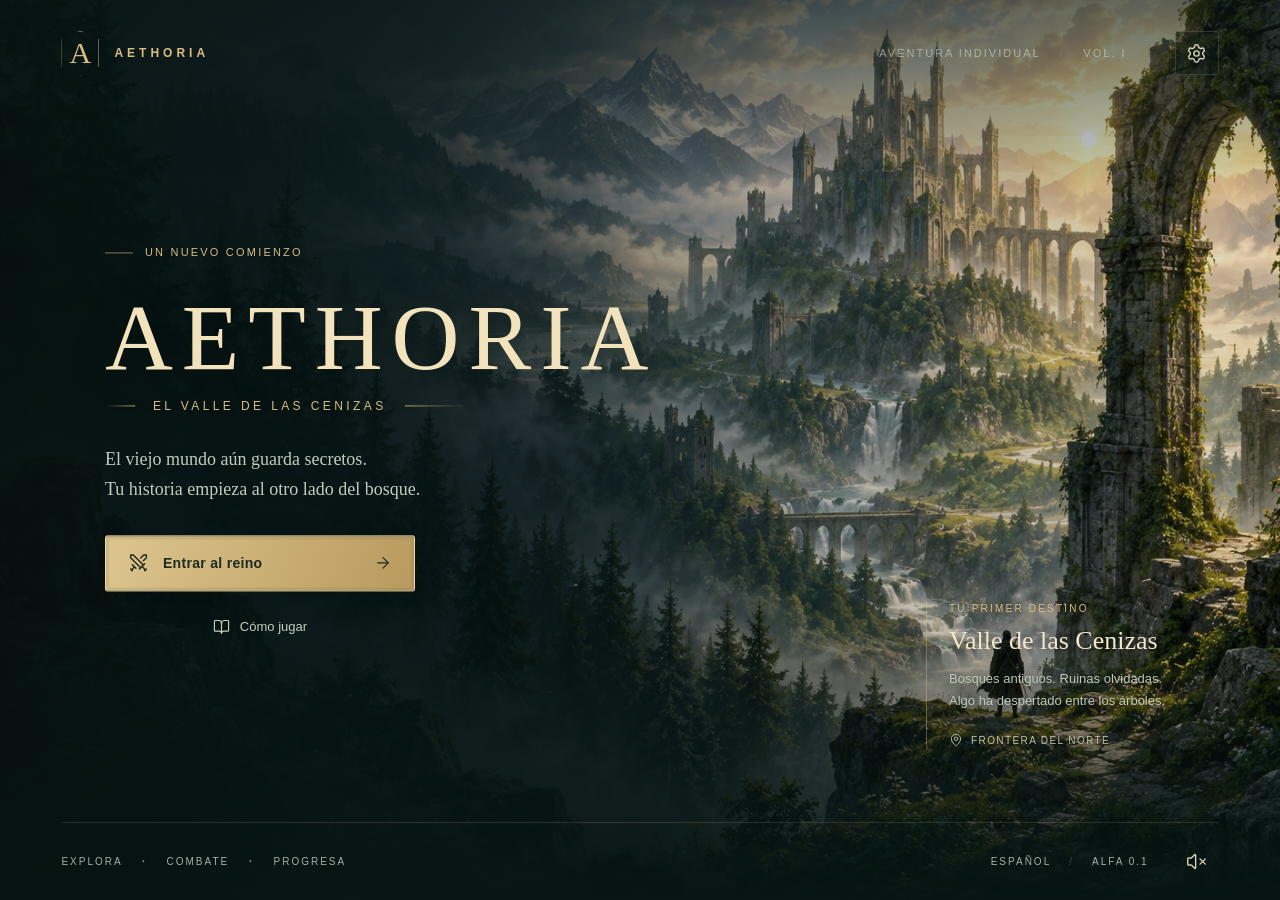
<file: docs/index.html>
<!doctype html>
<html lang="es">
<head>
  <meta charset="utf-8">
  <meta name="viewport" content="width=device-width,initial-scale=1,viewport-fit=cover">
  <meta name="theme-color" content="#0d1919">
  <meta name="description" content="Explora Aethoria: un RPG de fantasía con tres clases, combate, recolección y un valle lleno de secretos. Juega con controles táctiles o teclado.">
  <title>Aethoria · El Valle de las Cenizas</title>
  <link rel="icon" href="data:image/svg+xml,%3Csvg xmlns='http://www.w3.org/2000/svg' viewBox='0 0 64 64'%3E%3Crect width='64' height='64' rx='14' fill='%230d1919'/%3E%3Ctext x='32' y='47' text-anchor='middle' font-size='48' font-family='Georgia' fill='%23d4b97d'%3EA%3C/text%3E%3C/svg%3E">
  <link rel="stylesheet" href="./style.css">
  <link rel="stylesheet" href="./mobile.css?v=3">
  <link rel="manifest" href="./manifest.webmanifest">
  <meta name="apple-mobile-web-app-capable" content="yes">
  <meta name="apple-mobile-web-app-title" content="Aethoria">
  <meta name="apple-mobile-web-app-status-bar-style" content="black-translucent">
</head>
<body>
  <div id="viewport-frame">
  <main id="app">
    <section id="menu" class="screen menu-screen" aria-label="Menú principal">
      <div class="world-backdrop"></div><div class="menu-shade"></div><div class="dust" aria-hidden="true"></div>
      <header class="screen-header"><a class="wordmark" href="#" aria-label="Aethoria, inicio"><span class="brand-rune">A</span><span>AETHORIA</span></a><span class="edition">AVENTURA INDIVIDUAL <span class="small-separator">/</span> VOL. I</span><button class="icon-btn settings-open" aria-label="Abrir ajustes"><i data-icon="settings"></i></button></header>
      <div class="menu-content">
        <div class="eyebrow"><span class="short-line"></span> UN NUEVO COMIENZO</div>
        <h1>AETHORIA</h1>
        <div class="title-subtitle"><span></span> EL VALLE DE LAS CENIZAS <span></span></div>
        <p class="menu-intro">El viejo mundo aún guarda secretos.<br>Tu historia empieza al otro lado del bosque.</p>
        <div class="menu-actions">
          <button id="enter-btn" class="button primary"><i data-icon="swords"></i><span>Entrar al reino</span><i data-icon="arrow-right" class="end-icon"></i></button>
          <button id="continue-btn" class="button secondary" hidden><i data-icon="compass"></i><span>Continuar aventura</span></button>
          <button class="text-button help-open"><i data-icon="book-open"></i> Cómo jugar</button>
        </div>
      </div>
      <div class="world-note"><span class="note-rule"></span><div class="eyebrow">TU PRIMER DESTINO</div><h2>Valle de las Cenizas</h2><p>Bosques antiguos. Ruinas olvidadas.<br>Algo ha despertado entre los árboles.</p><div class="location"><i data-icon="map-pin"></i> FRONTERA DEL NORTE</div></div>
      <footer class="menu-footer"><span>EXPLORA <b>·</b> COMBATE <b>·</b> PROGRESA</span><span class="footer-right"><span>ESPAÑOL</span><span class="small-separator">/</span><span>ALFA 0.1</span><button class="icon-btn audio-toggle" aria-label="Activar sonido"><i data-icon="volume-x"></i></button></span></footer>
    </section>

    <section id="lobby" class="screen lobby-screen" hidden aria-label="Lobby, el refugio">
      <div class="world-backdrop"></div><div class="lobby-shade"></div>
      <header class="screen-header"><button id="lobby-back" class="back-button"><i data-icon="arrow-left"></i> Menú principal</button><div class="lobby-heading">EL REFUGIO <span>PREPARA TU AVENTURA</span></div><button class="icon-btn settings-open" aria-label="Abrir ajustes"><i data-icon="settings"></i></button></header>
      <div class="lobby-layout">
        <div class="class-panel"><div class="eyebrow">01 <span class="short-line"></span> TU VOCACIÓN</div><h2>Elige tu camino.</h2><p class="muted">Tres formas de dejar tu huella.</p>
          <div class="class-options" role="group" aria-label="Clase de personaje">
            <button class="class-card selected" data-class="guardian" aria-pressed="true"><span class="class-icon"><i data-icon="shield"></i></span><span><strong>Guardián</strong><small>Espada y escudo</small></span><span class="selection-mark">◆</span></button>
            <button class="class-card" data-class="arcanist" aria-pressed="false"><span class="class-icon"><i data-icon="sparkles"></i></span><span><strong>Arcanista</strong><small>Magia de las cenizas</small></span><span class="selection-mark">◆</span></button>
            <button class="class-card" data-class="ranger" aria-pressed="false"><span class="class-icon"><i data-icon="bow-arrow"></i></span><span><strong>Explorador</strong><small>Arco y precisión</small></span><span class="selection-mark">◆</span></button>
          </div>
          <div class="class-detail"><div class="eyebrow" id="class-role">RESISTENCIA · CUERPO A CUERPO</div><p id="class-description">La primera línea frente a la oscuridad. Resiste los golpes y rompe las defensas con un poderoso torbellino.</p><div class="stat-row"><span>Vitalidad</span><span class="stat-segments" id="vitality-stat"></span></div><div class="stat-row"><span>Daño</span><span class="stat-segments" id="damage-stat"></span></div><div class="stat-row"><span>Alcance</span><span class="stat-segments" id="range-stat"></span></div></div>
        </div>
        <div class="character-showcase"><canvas id="hero-preview" aria-label="Vista del personaje elegido"></canvas><div class="hero-nameplate"><span class="eyebrow">NIVEL 1 · AVENTURERO</span><h3 id="hero-class-name">Guardián</h3><div class="equipment-label" id="hero-equipment">Hoja del alba · Escudo de hierro</div></div></div>
        <div class="journey-panel"><div class="eyebrow">02 <span class="short-line"></span> TU DESTINO</div><div class="destination-card"><div class="destination-image"><span class="region-tag"><i data-icon="map"></i> MUNDO ABIERTO</span></div><div class="destination-body"><span class="eyebrow">LA PRIMERA EXPEDICIÓN</span><h3>Valle de las Cenizas</h3><p>La guardiana del refugio necesita ayuda. Encuéntrala junto a la hoguera.</p><div class="destination-facts"><span><i data-icon="trees"></i> 1 región</span><span><i data-icon="skull"></i> 1 jefe</span><span><i data-icon="clock3"></i> 5–10 min</span></div></div></div><label for="hero-name">NOMBRE DE TU PERSONAJE</label><input id="hero-name" maxlength="18" value="Viajero" autocomplete="off" spellcheck="false"><button id="start-btn" class="button primary"><span>Comenzar aventura</span><i data-icon="arrow-right"></i></button><div class="save-note"><i data-icon="hard-drive"></i> Progreso guardado en este dispositivo</div></div>
      </div>
    </section>

    <section id="game" class="screen game-screen" hidden aria-label="Mapa jugable">
      <canvas id="world" aria-label="Valle de las Cenizas. Usa WASD o el joystick para moverte."></canvas><div class="game-vignette"></div>
      <div class="player-hud"><div class="player-emblem"><i id="player-class-icon" data-icon="shield"></i><span id="level-badge">1</span></div><div class="player-vitals"><div class="player-meta"><strong id="hud-name">Viajero</strong><span id="hud-level">Guardián</span></div><div class="health-track"><div id="health-fill"></div><span id="health-text">140 / 140</span></div><div class="mana-track"><div id="mana-fill"></div></div></div></div>
      <div class="zone-heading"><span id="zone-name">Refugio del Alba</span><small id="zone-status">ZONA SEGURA</small></div>
      <div class="map-hud"><div class="map-frame"><canvas id="minimap" width="180" height="180" aria-label="Minimapa. El punto dorado eres tú."></canvas><span class="north-label">N</span></div><div class="map-buttons"><button id="map-btn" class="icon-btn" aria-label="Abrir mapa"><i data-icon="map"></i></button><button id="pause-btn" class="icon-btn" aria-label="Pausar"><i data-icon="pause"></i></button></div></div>
      <div class="quest-tracker"><button id="quest-toggle" aria-expanded="true"><i data-icon="scroll-text"></i><span>El corazón del valle</span><i data-icon="chevron-down"></i></button><div id="quest-objectives"><p>Habla con Lyra en el refugio.</p></div></div>
      <div id="target-hud" class="target-hud" hidden><div><span id="target-name"></span><span id="target-level"></span></div><div class="target-health"><span id="target-fill"></span></div></div>
      <div id="toast-container" aria-live="polite"></div><div id="zone-banner" aria-live="polite"></div>
      <div id="interact-wrap" class="interact-wrap" hidden><button id="interact-btn"><span class="key-hint">E</span><i data-icon="hand"></i><span id="interact-label">Hablar con Lyra</span></button></div>
      <div id="joystick" class="joystick" aria-label="Joystick de movimiento" role="application"><div class="joystick-ring"></div><div class="joystick-knob" id="joystick-knob"><i data-icon="move"></i></div></div>
      <div class="desktop-move"><span>W A S D</span> Mover <b>·</b> Clic para caminar</div>
      <div class="utility-bar"><button id="inventory-btn" aria-label="Abrir mochila"><i data-icon="backpack"></i><span>Mochila</span><kbd>I</kbd></button><button id="journal-btn" aria-label="Abrir diario"><i data-icon="book-open"></i><span>Diario</span><kbd>J</kbd></button><button id="potion-btn" aria-label="Beber poción"><i data-icon="flask-conical"></i><span id="potion-count">3</span><kbd>R</kbd></button></div>
      <div class="combat-controls"><button id="dodge-btn" class="combat-button dodge" aria-label="Esquivar"><i data-icon="wind"></i><span>Esquivar</span><kbd>ESPACIO</kbd><div class="cooldown-cover" id="dodge-cooldown"></div></button><button id="skill-btn" class="combat-button skill" aria-label="Habilidad especial"><i id="skill-icon" data-icon="sparkles"></i><span id="skill-label">Torbellino</span><kbd>Q</kbd><div class="cooldown-cover" id="skill-cooldown"></div></button><button id="attack-btn" class="combat-button attack" aria-label="Atacar al enemigo cercano"><i data-icon="swords"></i><span>Atacar</span><kbd>F</kbd><div class="cooldown-cover" id="attack-cooldown"></div></button></div>
      <div class="xp-track"><div id="xp-fill"></div><span id="xp-text">NIVEL 1</span></div>
    </section>
  </main>
  </div>

  <dialog id="panel-dialog"><div class="dialog-top"><div><span class="eyebrow" id="dialog-eyebrow">AETHORIA</span><h2 id="dialog-title"></h2></div><button id="close-dialog" class="icon-btn" aria-label="Cerrar ventana"><i data-icon="x"></i></button></div><div id="dialog-body"></div></dialog>
  <div id="fatal-error" hidden role="alert"><h2>El valle no pudo abrirse</h2><p>Vuelve a cargar la página para intentarlo otra vez.</p><button onclick="location.reload()">Volver a intentar</button></div>
  <script type="module" src="./ui.mjs?v=7"></script>
</body>
</html>
</file>
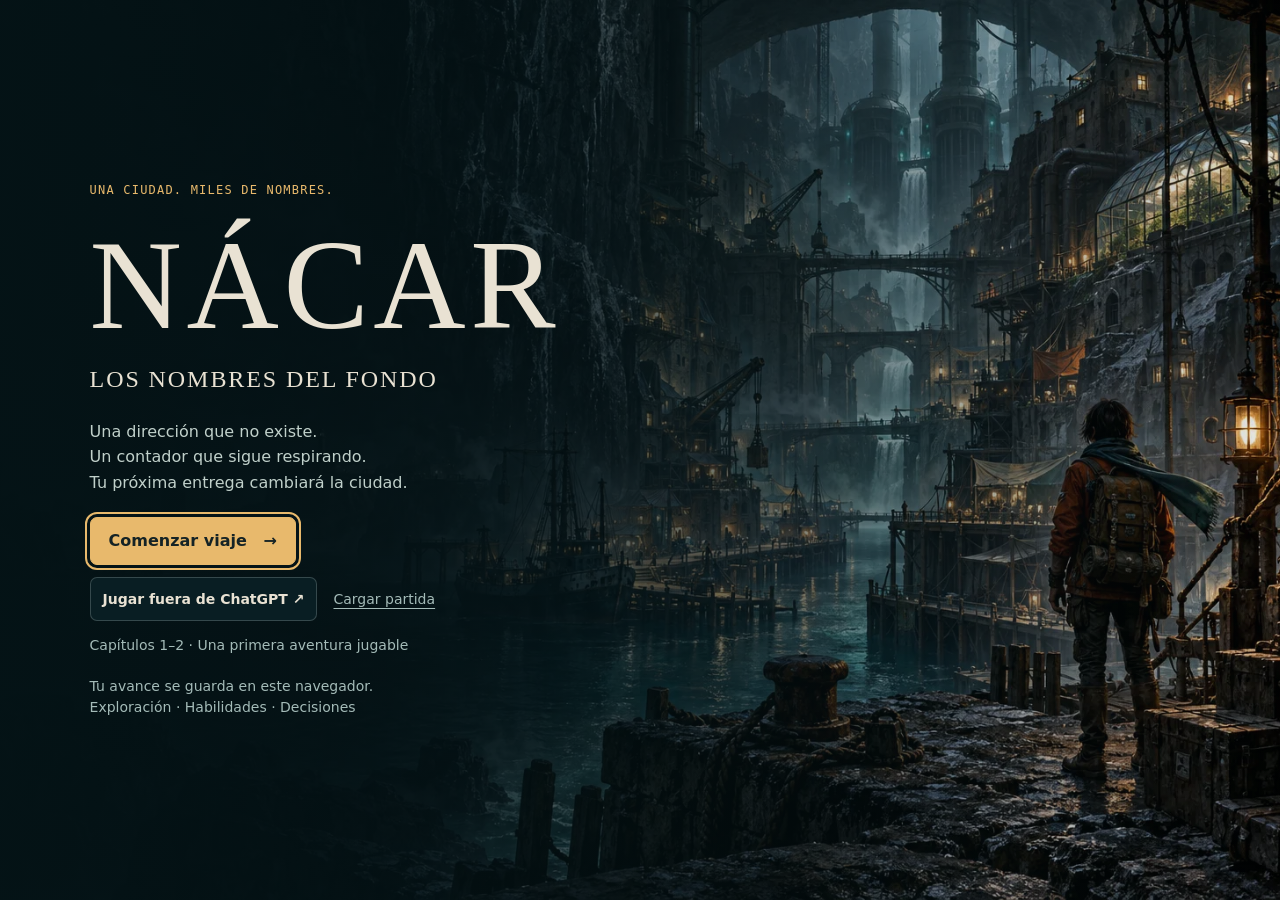
<file: docs/nacar/index.html>
<!doctype html>
<html lang="es"><head><meta charset="utf-8"><meta name="viewport" content="width=device-width,initial-scale=1,viewport-fit=cover"><meta name="theme-color" content="#07191d"><meta name="description" content="Explora Nácar. Repara sus máquinas, mejora tus habilidades y descubre los nombres que la ciudad borró."><meta name="apple-mobile-web-app-capable" content="yes"><meta name="apple-mobile-web-app-status-bar-style" content="black-translucent"><meta name="apple-mobile-web-app-title" content="Nácar"><link rel="manifest" href="manifest.webmanifest?v=zoom-6" crossorigin="use-credentials"><link rel="apple-touch-icon" href="icon-180.png"><title>Nácar · Los nombres del fondo</title><link rel="icon" type="image/svg+xml" href="data:image/svg+xml,%3Csvg xmlns='http://www.w3.org/2000/svg' viewBox='0 0 32 32'%3E%3Crect width='32' height='32' rx='8' fill='%2307191d'/%3E%3Cpath d='M9 25V7l14 18V7' fill='none' stroke='%23e8b96c' stroke-width='3'/%3E%3C/svg%3E"><link rel="stylesheet" href="style.css?v=zoom-6"></head><body>
<main id="game"><canvas id="world" aria-label="Mundo de Nácar"></canvas><div id="ui"></div><div id="dialogs"></div><div id="toasts" aria-live="polite"></div><div id="touch"></div></main>
<script type="module" src="game.mjs?v=zoom-6"></script></body></html>
</file>
<file: docs/style.css>
@import url('./assets/fonts.css');
:root{--bg:#0c1717;--panel:#13211fee;--gold:#d8bd82;--gold-bright:#ecd7a6;--gold-dim:#8a7853;--text:#f1eee4;--muted:#a9b4a9;--line:#c9ad7533;--green:#75947a;--serif:Georgia,'Times New Roman',serif;--sans:Arial,Helvetica,sans-serif;color-scheme:dark;font-family:var(--sans);color:var(--text);background:var(--bg);font-synthesis:none}
*{box-sizing:border-box}html,body{margin:0;width:100%;height:100%;overscroll-behavior:none}body{overflow:hidden}button,input{font:inherit}button{cursor:pointer;color:inherit}button:disabled{opacity:.45;cursor:default}button,a,input{-webkit-tap-highlight-color:transparent}button:focus-visible,a:focus-visible,input:focus-visible{outline:2px solid var(--gold);outline-offset:4px}button{touch-action:manipulation}button svg{pointer-events:none}svg{width:21px;height:21px;stroke-width:1.6;flex-shrink:0;vertical-align:middle}button span,button i{pointer-events:none}[hidden]{display:none!important}.screen{position:absolute;inset:0;overflow:hidden;min-height:100%;isolation:isolate}.world-backdrop{position:absolute;inset:0;z-index:-3;background:#243c37 url('./assets/valley.webp') center center/cover no-repeat;transform:scale(1.035)}.menu-shade{position:absolute;inset:0;z-index:-2;background:linear-gradient(90deg,#071211de 0%,#081616c4 27%,#0a161952 59%,#07151418 100%),linear-gradient(0deg,#061412fa 0%,transparent 30%,transparent 78%,#0614128c 100%)}.screen-header{position:absolute;top:0;left:0;width:100%;height:106px;padding:0 4.8%;display:flex;align-items:center;justify-content:space-between;gap:20px;z-index:5}.wordmark{display:flex;align-items:center;gap:15px;color:var(--gold);text-decoration:none;font-size:12px;letter-spacing:4px;font-weight:600}.brand-rune{width:38px;height:45px;display:grid;place-items:center;border:1px solid #cbb47b80;clip-path:polygon(50% 0,100% 20%,100% 80%,50% 100%,0 80%,0 20%);font:30px var(--serif);letter-spacing:0}.edition{margin-left:auto;margin-right:28px;color:#cfdbcf9c;font-size:11px;letter-spacing:2px}.small-separator{margin:0 14px;color:#a2a38b55}.icon-btn{width:44px;height:44px;border:1px solid #c2b18435;background:#0c1b1a65;display:inline-flex;align-items:center;justify-content:center;border-radius:3px;color:#d5d3ba}.icon-btn:hover{background:#d1b37722;border-color:var(--gold-dim)}.menu-content{position:absolute;top:47%;left:8.2%;transform:translateY(-44%);width:min(590px,55%)}.eyebrow{color:var(--gold);font-size:11px;line-height:1.5;letter-spacing:2.2px;font-weight:500;display:flex;align-items:center;gap:12px}.short-line{width:28px;height:1px;background:var(--gold-dim);display:inline-block}h1{font:normal clamp(62px,7.35vw,118px)/1.15 var(--serif);letter-spacing:clamp(3px,.7vw,12px);margin:22px 0 8px;color:#f2e3bd;text-shadow:0 3px 35px #01100988}h2,h3{font-family:var(--serif);font-weight:normal}.title-subtitle{display:flex;align-items:center;gap:18px;color:var(--gold);letter-spacing:3.4px;font-size:12px;white-space:nowrap}.title-subtitle span{height:1px;background:linear-gradient(90deg,transparent,#c3a569);width:30px}.title-subtitle span:last-child{background:linear-gradient(90deg,#c3a569,transparent);width:60px}.menu-intro{color:#c1ccbf;font-family:var(--serif);font-size:18px;line-height:1.7;margin:31px 0 30px}.menu-actions{display:flex;flex-direction:column;align-items:flex-start;gap:13px;width:310px}.button{min-height:56px;border-radius:2px;display:flex;align-items:center;justify-content:center;gap:14px;padding:16px 22px;font-size:14px;letter-spacing:.3px;position:relative;transition:background .18s,transform .18s}.button:hover{transform:translateY(-1px)}.button.primary{background:linear-gradient(110deg,#ddc58e,#b89a5e);border:1px solid #ebd8a6;color:#1e291f;box-shadow:inset 0 0 0 3px #6f623522,0 5px 28px #0003;font-weight:600}.button.primary:hover{background:#ecd4a0}.menu-actions .button{width:100%}.button .end-icon{margin-left:auto;width:18px}.button.secondary{border:1px solid var(--line);background:#14241dbb;color:var(--gold)}.text-button{display:flex;align-items:center;justify-content:center;gap:10px;border:0;background:none;color:#c9cfbe;font-size:13px;min-height:46px;align-self:center}.text-button:hover{color:var(--gold-bright)}.text-button svg{width:17px}.world-note{position:absolute;right:5%;bottom:17%;width:290px;padding-left:22px;border-left:1px solid #d9c18c65;text-shadow:0 2px 10px #0008}.world-note .eyebrow{font-size:10px}.world-note h2{font-size:26px;color:#f1e7ce;margin:10px 0 12px}.world-note p{color:#bdc8b9;font-size:13px;line-height:1.75;margin:0 0 20px}.location{display:flex;gap:8px;align-items:center;color:#bbbfa9;font-size:10px;letter-spacing:1.4px}.location svg{width:14px;height:14px}.menu-footer{position:absolute;bottom:0;left:4.8%;right:4.8%;height:78px;display:flex;align-items:center;justify-content:space-between;border-top:1px solid #cbbb8e29;font-size:10px;letter-spacing:2px;color:#a6b1a5}.menu-footer b{padding:0 15px;color:#a59c72}.footer-right{display:flex;align-items:center;gap:4px}.footer-right .icon-btn{margin-left:22px;border:0;background:none}.dust{position:absolute;inset:0;z-index:-1;pointer-events:none;background-image:radial-gradient(1px 1px at 70% 55%,#e9c27888,transparent),radial-gradient(2px 2px at 45% 65%,#e9c27877,transparent),radial-gradient(1px 1px at 80% 30%,#e9c27888,transparent),radial-gradient(1px 1px at 40% 35%,#e9c27888,transparent),radial-gradient(2px 2px at 55% 72%,#e9c27888,transparent);animation:drift 14s ease-in-out infinite alternate}@keyframes drift{from{transform:translateY(10px)}to{transform:translateY(-30px)}}
.lobby-shade{position:absolute;inset:0;z-index:-2;background:linear-gradient(90deg,#091612fa,#0c201acc 30%,#0e211b88 49%,#091614ed 77%),linear-gradient(0deg,#071510 3%,transparent 60%,#07141199)}.back-button{display:flex;align-items:center;gap:10px;font-size:13px;color:#d0d2c3;background:none;border:0;padding:12px 0}.lobby-heading{text-align:center;letter-spacing:4px;font:17px var(--serif);color:var(--gold)}.lobby-heading span{display:block;font:9px var(--sans);letter-spacing:2.5px;color:#8fa294;margin-top:9px}.lobby-layout{max-width:1420px;height:100%;margin:auto;display:grid;grid-template-columns:minmax(240px,1fr) minmax(240px,1.4fr) minmax(270px,1.05fr);gap:28px;padding:140px 5% 70px;align-items:center}.class-panel h2{font-size:34px;margin:15px 0 10px}.muted{color:var(--muted);font-size:13px}.class-options{display:grid;gap:11px;margin-top:28px}.class-card{display:flex;align-items:center;gap:15px;padding:16px;border:1px solid #b4c2ab20;background:#10221a77;text-align:left;width:100%;border-radius:3px;transition:all .2s}.class-card:hover{border-color:#d8bd8266;background:#ccba7411}.class-card.selected{border-color:#c9af77;background:linear-gradient(90deg,#baa36522,#c6b77b08);box-shadow:inset 3px 0 #c9af77}.class-icon{color:var(--gold);display:grid;place-items:center;width:35px;height:35px}.class-icon svg{width:29px;height:29px}.class-card strong{display:block;font:20px var(--serif);letter-spacing:.4px}.class-card small{display:block;font-size:12px;color:#8ea595;margin-top:7px}.selection-mark{margin-left:auto;color:var(--gold);font-size:10px;opacity:0}.selected .selection-mark{opacity:1}.class-detail{padding-top:25px}.class-detail .eyebrow{font-size:9px;letter-spacing:1.3px}.class-detail p{font-size:13px;color:#a5b5a7;line-height:1.7;min-height:64px}.stat-row{display:flex;justify-content:space-between;align-items:center;font-size:12px;color:#bcc8b6;margin-top:13px}.stat-segments{display:flex;gap:5px}.stat-segments b{display:block;width:24px;height:4px;background:#d0bc771c}.stat-segments b.filled{background:#cbb77b}.character-showcase{position:relative;height:100%;min-height:480px;display:flex;align-items:center;justify-content:center}.character-showcase canvas{width:100%;height:100%;position:absolute;inset:0}.hero-nameplate{position:absolute;bottom:0;text-align:center;width:100%;pointer-events:none}.hero-nameplate .eyebrow{display:block;font-size:9px}.hero-nameplate h3{font-size:32px;margin:11px 0 10px}.equipment-label{color:#94a98f;font-size:11px}.journey-panel>.eyebrow{margin-bottom:22px}.destination-card{border:1px solid var(--line);background:#0e201bcf;border-radius:3px;overflow:hidden}.destination-image{height:155px;background:linear-gradient(0deg,#0e201b00,#0e201b22),url('./assets/valley.webp') 73% 48%/cover;position:relative}.region-tag{position:absolute;left:16px;top:14px;background:#15251bcc;border:1px solid var(--line);padding:7px 9px;display:flex;align-items:center;gap:7px;font-size:8px;letter-spacing:1px;color:#e0d4b1}.region-tag svg{width:12px;height:12px}.destination-body{padding:22px}.destination-body .eyebrow{font-size:9px;letter-spacing:1.2px}.destination-body h3{font-size:24px;margin:10px 0}.destination-body p{font-size:13px;line-height:1.65;color:#a6b6a6;margin:10px 0 20px}.destination-facts{display:flex;gap:13px;font-size:10px;color:#c5c9b3;padding-top:15px;border-top:1px solid var(--line)}.destination-facts span{display:flex;gap:6px;align-items:center;white-space:nowrap}.destination-facts svg{width:14px;height:14px}.journey-panel label{display:block;margin:25px 0 10px;color:#b1bfaa;font-size:10px;letter-spacing:1.5px}.journey-panel input{width:100%;height:48px;background:#0c1d16bc;border:1px solid #c6b88344;border-radius:2px;padding:0 14px;color:#e6e4d4;font-size:15px}.journey-panel>.button{width:100%;margin-top:15px;justify-content:space-between}.save-note{display:flex;align-items:center;justify-content:center;gap:7px;color:#8b9c8b;font-size:10px;margin-top:17px}.save-note svg{width:13px;height:13px}
.game-screen{background:#3e6244;touch-action:none;user-select:none}.game-screen canvas#world{display:block;position:absolute;inset:0;width:100%;height:100%;touch-action:none}.game-vignette{position:absolute;inset:0;pointer-events:none;box-shadow:inset 0 0 140px #07191266}.player-hud{position:absolute;top:max(24px,env(safe-area-inset-top));left:max(25px,env(safe-area-inset-left));display:flex;gap:11px;align-items:center;pointer-events:none}.player-emblem{position:relative;width:54px;height:62px;background:linear-gradient(135deg,#344836,#0b211a);border:1px solid #cbb371;color:var(--gold);display:grid;place-items:center;box-shadow:0 4px 10px #0003}.player-emblem svg{width:30px;height:30px}.player-emblem>span{position:absolute;bottom:-8px;left:17px;width:21px;height:21px;font-size:12px;display:grid;place-items:center;background:#d3b879;color:#172318;border:2px solid #213024;border-radius:50%}.player-vitals{width:195px;text-shadow:0 1px 3px #000}.player-meta{display:flex;justify-content:space-between;font-size:13px;align-items:center;margin-bottom:7px;gap:12px}.player-meta strong{font-weight:500;max-width:125px;overflow:hidden;text-overflow:ellipsis}.player-meta>span{font-size:10px;color:#c1cbb6}.health-track{height:18px;position:relative;background:#151e19;border:1px solid #bdb78444;overflow:hidden}.health-track>div{height:100%;background:linear-gradient(90deg,#733b3a,#b35c4c);transition:width .2s}.health-track>span{position:absolute;inset:0;text-align:center;font-size:10px;line-height:16px;color:#fff8e2}.mana-track{height:5px;background:#152b29;margin-top:4px}.mana-track>div{height:100%;background:#54949a;transition:width .3s}.zone-heading{position:absolute;top:29px;left:50%;transform:translateX(-50%);text-align:center;text-shadow:0 2px 4px #000}.zone-heading>span{font:21px var(--serif);color:#f2e7c2}.zone-heading small{display:block;font-size:9px;letter-spacing:2.2px;margin-top:7px;color:#d3d7b3}.map-hud{position:absolute;top:max(22px,env(safe-area-inset-top));right:max(24px,env(safe-area-inset-right));display:flex;align-items:flex-start;gap:9px}.map-frame{position:relative;box-shadow:0 4px 25px #05100a77;border:2px solid #9e9669;border-radius:50%;overflow:hidden;width:145px;height:145px;background:#162a23}.map-frame canvas{width:100%;height:100%}.north-label{position:absolute;top:3px;left:calc(50% - 4px);font:11px var(--serif);color:#edd69c}.map-buttons{display:flex;flex-direction:column;gap:8px}.map-buttons .icon-btn{width:35px;height:35px;background:#101f19cc}.map-buttons svg{width:17px;height:17px}.quest-tracker{position:absolute;top:115px;left:26px;width:270px;padding:0 0 10px;background:linear-gradient(90deg,#0e221cbb,#0e221c00);border-left:2px solid #c7b4787a;text-shadow:0 1px 2px #001b11}.quest-tracker>button{display:flex;gap:10px;align-items:center;width:100%;padding:11px 12px 7px;background:none;border:0;text-align:left;font:16px var(--serif);color:var(--gold-bright)}.quest-tracker>button svg{width:16px;height:16px}.quest-tracker>button svg:last-child{width:12px;margin-left:auto}.quest-tracker p{font-size:12px;line-height:1.5;margin:7px 14px;color:#c7d4bc}.quest-tracker p.complete{color:#a8cb88}.quest-tracker p span{float:right;color:#eddbac}.target-hud{position:absolute;top:91px;left:50%;transform:translateX(-50%);width:220px;background:#18221ccd;border:1px solid #b0845555;padding:9px 12px}.target-hud>div:first-child{display:flex;justify-content:space-between;font-size:11px;color:#f6d9bd}.target-health{height:5px;background:#332523;margin-top:7px}.target-health span{display:block;height:100%;background:#c2704c}.joystick{position:absolute;bottom:max(55px,calc(env(safe-area-inset-bottom) + 28px));left:max(32px,env(safe-area-inset-left));width:125px;height:125px;border-radius:50%;touch-action:none;display:none}.joystick-ring{position:absolute;inset:0;border:1px solid #d7ddbb77;border-radius:50%;background:#0b1c1640;box-shadow:inset 0 0 30px #0b1c1655}.joystick-ring:after{content:'';position:absolute;inset:22px;border:1px solid #d7ddbb22;border-radius:50%}.joystick-knob{position:absolute;left:37px;top:37px;width:51px;height:51px;display:grid;place-items:center;border-radius:50%;border:1px solid #d7d2a677;background:#21392dcc;box-shadow:0 3px 8px #0003;pointer-events:none}.joystick-knob svg{width:24px;color:#d2d9ba}.desktop-move{position:absolute;bottom:38px;left:28px;color:#d5dec3;font-size:10px;text-shadow:0 2px 5px #000}.desktop-move span{border:1px solid #adb79a77;padding:7px;color:#f5edd5;margin-right:9px;letter-spacing:1px;border-radius:3px;background:#14271da6}.desktop-move b{margin:0 8px}.utility-bar{position:absolute;bottom:32px;left:50%;transform:translateX(-50%);display:flex;gap:7px;padding:6px;background:#0c1c16cc;border:1px solid #b8ab754a;border-radius:4px}.utility-bar button{position:relative;display:flex;flex-direction:column;align-items:center;justify-content:center;width:67px;height:57px;border:1px solid #c8b87e30;background:#263b2980;gap:5px}.utility-bar button:hover{background:#9e9b6433}.utility-bar button>span{font-size:9px;color:#d2d6b7}.utility-bar svg{width:21px;height:21px;color:#d5c796}kbd{font:8px var(--sans);color:#ccd2b4;position:absolute;top:3px;right:4px}.utility-bar #potion-count{position:absolute;bottom:5px;right:7px;color:#f5e3ad;font-size:11px}.combat-controls{position:absolute;right:max(26px,env(safe-area-inset-right));bottom:max(41px,calc(env(safe-area-inset-bottom) + 24px));width:232px;height:162px}.combat-button{position:absolute;border-radius:50%;background:linear-gradient(135deg,#314639e6,#14291fee);border:1px solid #b9ab7888;color:#f1dcab;display:flex;align-items:center;justify-content:center;flex-direction:column;box-shadow:0 4px 12px #0004;overflow:hidden;touch-action:none}.combat-button:active{background:#65714bcc}.combat-button svg{width:26px;height:26px}.combat-button>span{font-size:9px;margin-top:5px;position:relative;z-index:2}.combat-button kbd{top:8px;right:auto;left:0;width:100%;text-align:center;font-size:7px;opacity:.6}.combat-button.attack{width:92px;height:92px;right:0;bottom:0;border:2px solid #e4c783;background:linear-gradient(135deg,#9f9158ee,#505b37ee);color:#fff0c7}.combat-button.attack svg{width:32px;height:32px}.combat-button.skill{width:72px;height:72px;left:93px;top:0}.combat-button.dodge{width:64px;height:64px;left:17px;bottom:18px}.cooldown-cover{pointer-events:none;position:absolute;inset:0;background:#041d19bd;transform-origin:bottom;transform:scaleY(0)}.xp-track{position:absolute;bottom:0;left:0;right:0;height:5px;background:#1a2d22;pointer-events:none}.xp-track>div{height:100%;background:#d2b271;transition:width .5s}.xp-track>span{position:absolute;bottom:9px;left:50%;transform:translateX(-50%);font-size:8px;letter-spacing:1.5px;color:#d9d8ac}.interact-wrap{position:absolute;bottom:136px;left:50%;transform:translateX(-50%);max-width:calc(100% - 40px)}.interact-wrap button{display:flex;align-items:center;gap:10px;white-space:nowrap;padding:12px 18px;background:#18291eef;border:1px solid #cdb67b;box-shadow:0 4px 16px #0006;border-radius:3px;font-size:12px;color:#ecdcaf}.interact-wrap svg{width:17px;height:17px}.key-hint{display:inline-grid;place-items:center;border:1px solid #b8b38e88;font-size:10px;width:19px;height:20px;border-radius:2px}#toast-container{position:absolute;top:24%;left:50%;transform:translateX(-50%);display:flex;flex-direction:column;align-items:center;gap:7px;pointer-events:none;width:85%;max-width:440px}.toast{padding:11px 18px;background:#10291deb;border:1px solid #a5a77766;border-radius:3px;color:#e3dbb1;font-size:13px;box-shadow:0 4px 16px #0003;text-align:center;animation:toast-in .25s ease-out}.toast.error{border-color:#bb725b;color:#f2c2a8}.toast.reward{color:#f6dea0;border-color:#c7aa61}@keyframes toast-in{from{opacity:0;transform:translateY(-10px)}to{opacity:1;transform:translateY(0)}}#zone-banner{position:absolute;top:38%;left:50%;transform:translateX(-50%);font:36px var(--serif);text-align:center;color:#f8e5b1;text-shadow:0 2px 15px #123818;pointer-events:none;transition:opacity .8s;width:90%;opacity:0}#zone-banner small{display:block;font:10px var(--sans);letter-spacing:3px;color:#d8deb9;margin-top:12px}
dialog{width:min(510px,calc(100% - 30px));max-height:calc(100dvh - 40px);padding:28px;border:1px solid #aa996499;border-radius:5px;background:linear-gradient(135deg,#1c302a,#0e1e18);color:var(--text);box-shadow:0 25px 100px #0009;overflow:auto}dialog::backdrop{background:#020e0bc4;backdrop-filter:blur(5px)}.dialog-top{display:flex;align-items:center;justify-content:space-between;gap:15px;margin-bottom:23px}.dialog-top .eyebrow{font-size:9px}.dialog-top h2{font-size:29px;margin:8px 0 0}.dialog-top .icon-btn{width:35px;height:35px}.dialog-top .icon-btn svg{width:18px}.dialog-copy{font:16px/1.75 var(--serif);color:#cbd5c2}.dialog-actions{display:flex;flex-direction:column;gap:10px;margin-top:25px}.dialog-actions .button{width:100%;min-height:48px}.dialog-info{font-size:12px;color:#a4b79f;line-height:1.7;margin-top:20px}.control-list{display:grid;gap:12px}.control-row{display:flex;justify-content:space-between;gap:16px;font-size:13px;color:#cfdbc2;padding:9px 0;border-bottom:1px solid #b2b37722}.control-row strong{font-size:12px;font-weight:normal;color:#e2d3a1}.setting-row{display:flex;align-items:center;justify-content:space-between;font-size:14px;padding:16px 0;border-bottom:1px solid var(--line)}.setting-row input{accent-color:var(--gold);width:22px;height:22px}.inventory-grid{display:grid;grid-template-columns:repeat(3,1fr);gap:10px;margin:20px 0}.item-cell{min-height:100px;display:flex;flex-direction:column;align-items:center;justify-content:center;gap:8px;background:#071e1455;border:1px solid #bdb7813b;padding:12px 8px;border-radius:3px;text-align:center}.item-cell svg{width:28px;height:28px;color:#cfbb82}.item-cell span{font-size:11px;color:#b6c9ad}.item-cell strong{font-size:14px;font-weight:normal;color:#eddb9d}.inventory-meta{display:flex;justify-content:space-between;gap:10px;flex-wrap:wrap;background:#bac67f0b;border:1px solid var(--line);padding:12px;font-size:12px;color:#bcccac}.inventory-meta b{color:#e7cf8e}.quest-list{display:grid;gap:13px}.quest-item{display:flex;align-items:center;gap:12px;padding:13px;background:#b2b9790b;border:1px solid #c6bc742a;font-size:13px;color:#cad5b9}.quest-item svg{color:#d4b778;width:18px}.quest-item.done{color:#94bd85}.quest-item>span:last-child{margin-left:auto;color:#ead49b}.reward-box{padding:16px;border:1px solid #d7b87e55;background:#c3ab6014;display:flex;justify-content:space-around;margin-top:20px;color:#e5cf95;font-size:13px}.big-map{width:100%;height:auto;border:1px solid var(--line);border-radius:3px}.map-legend{display:flex;flex-wrap:wrap;gap:13px;margin-top:15px;font-size:11px;color:#c6d0b4}.map-legend span{display:flex;align-items:center;gap:5px}.map-legend b{width:7px;height:7px;border-radius:50%;background:#e3c56e;display:inline-block}.map-legend span:nth-child(2) b{background:#96cfdf}.map-legend span:nth-child(3) b{background:#d26d4b}.map-legend span:nth-child(4) b{background:#a5c772}.result-emblem{font-size:45px;color:#d7bd7c;text-align:center;margin:15px 0}.result-emblem svg{width:65px;height:65px;stroke-width:1}.dialog-subtitle{font-size:13px;color:#adc1a8;line-height:1.7}.local-warning{font-size:11px;color:#d4b787;padding:12px;border:1px solid #ac925b66;line-height:1.6}#fatal-error{position:fixed;inset:0;background:#10241bf5;z-index:50;display:grid;place-content:center;text-align:center;padding:30px}#fatal-error button{padding:15px;background:var(--gold);border:0;color:#122317}
@media(min-width:1500px){.menu-content{left:10%}.world-note{right:8%}.lobby-layout{padding-left:40px;padding-right:40px;gap:40px}}
@media(max-width:1100px){.menu-content{left:6%}.world-note{right:5%;width:245px}.world-note h2{font-size:23px}.lobby-layout{padding:110px 4% 38px;gap:20px;grid-template-columns:1fr 1fr 1.05fr}.class-panel h2{font-size:28px}.class-card{padding:13px 10px;gap:9px}.class-card strong{font-size:18px}.class-detail{padding-top:20px}.class-detail p{font-size:12px}.stat-segments b{width:18px}.destination-body{padding:16px}.destination-body h3{font-size:21px}.destination-image{height:125px}.destination-facts{gap:9px;font-size:9px}.destination-facts svg{width:12px}.character-showcase{min-height:440px}.equipment-label{font-size:10px}.zone-heading{top:25px}.zone-heading>span{font-size:18px}.player-vitals{width:155px}.utility-bar{left:46%}}
@media(pointer:coarse){.joystick{display:block}.desktop-move,kbd,.key-hint{display:none}.combat-controls{right:22px;bottom:36px}.game-screen .icon-btn{min-height:40px;min-width:40px}.utility-bar{bottom:28px}.combat-button kbd{display:none}.combat-button{padding-top:0}.combat-controls{touch-action:none}.interact-wrap button{padding:13px 18px;min-height:46px}}
@media(max-width:760px){.screen-header{height:86px;padding:0 6%}.wordmark{font-size:10px;letter-spacing:3px;gap:10px}.brand-rune{width:28px;height:34px;font-size:24px}.edition{display:none}.menu-content{left:7%;top:43%;width:86%;transform:translateY(-41%)}h1{font-size:clamp(49px,12.3vw,82px);letter-spacing:.08em;margin-top:20px}.menu-content>.eyebrow{font-size:9px;letter-spacing:2px}.title-subtitle{font-size:9px;letter-spacing:2.2px;gap:10px}.title-subtitle span{width:22px}.title-subtitle span:last-child{width:35px}.menu-intro{font-size:17px;margin:26px 0}.menu-actions{width:260px}.menu-actions .button{min-height:53px;font-size:14px}.menu-shade{background:linear-gradient(90deg,#071814da,#081913a6 50%,#07141115),linear-gradient(0deg,#051813 0%,#07191522 38%,#06171255)}.world-backdrop{background-position:58% center}.world-note{right:auto;left:7%;bottom:12.5%;width:80%;padding-left:15px}.world-note>.eyebrow{font-size:8px}.world-note h2{font-size:22px;margin:8px 0}.world-note p{display:none}.world-note .location{font-size:8px}.menu-footer{height:65px;left:7%;right:7%;font-size:8px;letter-spacing:1.2px}.menu-footer b{padding:0 7px}.footer-right>span:first-child,.footer-right .small-separator{display:none}.footer-right .icon-btn{margin-left:5px}.lobby-screen{overflow-y:auto}.lobby-screen .screen-header{position:relative}.lobby-heading{font-size:14px;letter-spacing:2px}.lobby-heading span{font-size:7px;letter-spacing:1px}.back-button{font-size:0;gap:0;width:35px}.back-button svg{width:20px}.lobby-layout{padding:10px 6% 30px;grid-template-columns:1fr 1fr;gap:18px;align-items:start;height:auto}.class-panel{grid-column:1/-1}.class-panel>.eyebrow{font-size:9px}.class-panel h2{font-size:28px;margin:10px 0 7px}.class-panel>.muted{margin:0;font-size:12px}.class-options{display:grid;grid-template-columns:repeat(3,1fr);gap:8px;margin-top:18px}.class-card{flex-direction:column;align-items:center;text-align:center;gap:8px;padding:12px 5px}.class-card strong{font-size:15px}.class-card small{font-size:9px;margin-top:5px}.class-card .selection-mark{display:none}.class-card.selected{box-shadow:inset 0 -2px #c9af77}.class-icon{height:27px}.class-icon svg{width:24px;height:24px}.class-detail{display:none}.character-showcase{height:330px;min-height:330px;margin-top:5px}.hero-nameplate{bottom:0}.hero-nameplate h3{font-size:24px}.hero-nameplate .eyebrow{font-size:7px;letter-spacing:1px}.equipment-label{font-size:9px;line-height:1.5}.journey-panel>.eyebrow{font-size:8px;letter-spacing:1px;margin-bottom:12px;gap:7px}.journey-panel .short-line{width:15px}.destination-image{height:90px}.region-tag{display:none}.destination-body{padding:12px}.destination-body>.eyebrow{font-size:7px;letter-spacing:.8px}.destination-body h3{font-size:19px;line-height:1.2}.destination-body p{font-size:11px;line-height:1.6;margin-bottom:10px}.destination-facts{display:none}.journey-panel label{font-size:8px;letter-spacing:1px;margin:18px 0 8px}.journey-panel input{height:44px;font-size:16px}.journey-panel>.button{font-size:12px;gap:8px;padding:13px 11px;min-height:49px}.journey-panel>.button svg{width:15px}.save-note{font-size:9px;text-align:center;line-height:1.5}.save-note svg{display:none}.lobby-shade{background:linear-gradient(0deg,#081c14fd,#081b14dc 60%,#102219ba)}.player-hud{top:max(15px,env(safe-area-inset-top));left:13px;gap:8px}.player-emblem{width:39px;height:48px}.player-emblem svg{width:24px;height:24px}.player-emblem>span{left:10px;width:19px;height:19px;font-size:10px}.player-vitals{width:124px}.player-meta{font-size:12px;display:block;margin-bottom:5px}.player-meta>span{display:none}.health-track{height:15px}.health-track>span{font-size:9px;line-height:13px}.mana-track{height:4px}.zone-heading{top:82px;left:14px;transform:none;text-align:left}.zone-heading>span{font-size:16px}.zone-heading small{font-size:7px;letter-spacing:1.4px;margin-top:5px}.map-hud{top:max(13px,env(safe-area-inset-top));right:12px;gap:7px}.map-frame{width:91px;height:91px}.north-label{font-size:9px}.map-buttons{gap:6px}.map-buttons .icon-btn{width:30px;height:30px;min-width:32px;min-height:32px}.map-buttons svg{width:15px;height:15px}.quest-tracker{left:13px;top:130px;width:204px;padding-bottom:7px}.quest-tracker>button{font-size:13px;gap:7px;padding:9px 9px 5px}.quest-tracker>button svg{width:13px;height:13px}.quest-tracker p{font-size:10px;margin:5px 10px}.target-hud{top:248px;left:50%;width:168px;padding:7px 10px}.target-hud>div:first-child{font-size:10px}.joystick{width:108px;height:108px;left:21px;bottom:47px}.joystick-knob{left:29px;top:29px;width:50px;height:50px}.combat-controls{width:182px;height:145px;right:16px;bottom:45px}.combat-button.attack{width:78px;height:78px}.combat-button.skill{width:63px;height:63px;left:81px;top:0}.combat-button.dodge{width:56px;height:56px;left:10px;bottom:13px}.combat-button svg{width:23px;height:23px}.combat-button.attack svg{width:29px;height:29px}.combat-button>span{font-size:8px}.combat-button kbd{display:none}.utility-bar{left:50%;bottom:11px;gap:4px;padding:4px}.utility-bar button{width:43px;height:35px;border:0}.utility-bar button>span:not(#potion-count){display:none}.utility-bar svg{width:19px;height:19px}.utility-bar #potion-count{font-size:10px;bottom:1px;right:2px}.xp-track>span{display:none}.interact-wrap{bottom:203px}.interact-wrap button{font-size:11px;padding:11px 14px;gap:7px}.interact-wrap svg{width:15px;height:15px}.desktop-move{display:none}.joystick{display:block}#toast-container{top:31%;max-width:320px}.toast{font-size:12px;padding:9px 14px}#zone-banner{font-size:27px;top:43%}#zone-banner small{font-size:8px;letter-spacing:2px}dialog{padding:22px;max-height:calc(100dvh - 30px)}.dialog-top h2{font-size:27px}.dialog-copy{font-size:16px}.inventory-grid{gap:7px}.item-cell{min-height:88px}.item-cell span{font-size:10px}}
@media(max-height:610px) and (min-width:640px){.screen-header{height:65px}.menu-content{top:45%;transform:translateY(-42%)}h1{font-size:65px;margin:12px 0 4px}.menu-intro{font-size:15px;margin:16px 0}.menu-content>.eyebrow{font-size:9px}.title-subtitle{font-size:9px}.menu-actions{width:270px;gap:5px}.menu-actions .button{min-height:45px;padding:11px 17px;font-size:12px}.text-button{min-height:36px;font-size:11px}.menu-footer{height:49px}.world-note{bottom:20%}.lobby-layout{padding:80px 4% 18px;gap:17px;grid-template-columns:1fr 1fr 1.05fr}.lobby-screen .screen-header{position:absolute;height:65px}.class-panel{grid-column:auto}.class-panel h2{font-size:24px;margin:7px 0}.class-options{display:grid;grid-template-columns:1fr;gap:7px;margin-top:15px}.class-card{flex-direction:row;text-align:left;padding:10px;gap:10px}.class-card strong{font-size:16px}.class-card small{font-size:10px}.class-icon{width:28px;height:28px}.class-detail{display:none}.character-showcase{height:100%;min-height:290px}.hero-nameplate h3{font-size:23px}.destination-image{height:65px}.destination-body{padding:13px}.destination-body h3{font-size:20px}.destination-body p{font-size:11px;margin-bottom:4px}.destination-facts{display:none}.journey-panel>.eyebrow{font-size:8px;margin-bottom:10px}.journey-panel label{margin-top:12px;font-size:8px}.journey-panel input{height:36px;font-size:14px}.journey-panel>.button{min-height:42px;padding:10px;font-size:11px;margin-top:10px}.save-note{font-size:9px;margin-top:10px}.player-hud{top:14px;left:18px}.player-emblem{height:43px;width:36px}.player-emblem svg{width:23px;height:23px}.player-emblem>span{left:7px;width:20px;height:20px}.player-vitals{width:138px}.player-meta{font-size:11px}.health-track{height:14px}.health-track>span{font-size:9px;line-height:12px}.map-hud{top:12px;right:16px}.map-frame{width:91px;height:91px}.map-buttons .icon-btn{width:30px;height:30px;min-width:30px;min-height:30px}.zone-heading{top:18px;left:50%;transform:translateX(-50%);text-align:center}.zone-heading>span{font-size:17px}.zone-heading small{font-size:8px}.quest-tracker{top:84px;left:18px;width:223px}.quest-tracker>button{font-size:13px;padding:8px 10px 4px}.quest-tracker p{font-size:10px;margin:4px 12px}.target-hud{top:77px;width:175px;left:50%;padding:6px 9px}.joystick{width:94px;height:94px;left:30px;bottom:25px}.joystick-knob{width:44px;height:44px;left:25px;top:25px}.combat-controls{bottom:21px;right:23px;width:182px;height:130px}.combat-button.attack{width:77px;height:77px}.combat-button.skill{width:58px;height:58px;left:82px}.combat-button.dodge{width:53px;height:53px;left:12px;bottom:12px}.combat-button>span{font-size:8px}.combat-button svg{width:23px}.utility-bar{bottom:20px;left:50%}.utility-bar button{width:50px;height:41px}.utility-bar button>span:not(#potion-count){display:none}.interact-wrap{bottom:87px}#toast-container{top:29%}.toast{font-size:11px;padding:8px 13px}#zone-banner{font-size:29px}.desktop-move{bottom:25px;font-size:9px}.xp-track>span{display:none}}
@media(prefers-reduced-motion:reduce){*{animation:none!important;transition:none!important}}
</file>
<file: docs/mobile.css>
/* The app's own landscape viewport also works when the OS stays in portrait. */
:root{--game-width:100vw;--game-height:100dvh;--physical-width:100vw;--physical-height:100dvh;--safe-top:env(safe-area-inset-top,0px);--safe-right:env(safe-area-inset-right,0px);--safe-bottom:env(safe-area-inset-bottom,0px);--safe-left:env(safe-area-inset-left,0px)}
html{width:100%;height:100%;overflow:hidden;overscroll-behavior:none;scroll-behavior:auto}body{position:fixed;inset:0;margin:0;width:100%;height:100%;max-width:100%;max-height:100%;overflow:hidden;overscroll-behavior:none}#viewport-frame{position:fixed;left:var(--viewport-left,0px);top:var(--viewport-top,0px);width:var(--physical-width);height:var(--physical-height);overflow:hidden;overflow:clip;contain:strict;isolation:isolate;overscroll-behavior:none}#app{position:absolute;inset:0 auto auto 0;width:var(--game-width);height:var(--game-height);overflow:hidden;isolation:isolate}.screen{min-height:0;width:100%;height:100%;overscroll-behavior:none}.lobby-layout,.lobby-screen{overscroll-behavior:contain}
.rotated-ui{--safe-left:env(safe-area-inset-top,0px);--safe-right:env(safe-area-inset-bottom,0px);--safe-top:env(safe-area-inset-right,0px);--safe-bottom:env(safe-area-inset-left,0px)}
.rotated-ui #app{transform-origin:0 0;transform:translateX(var(--physical-width)) rotate(90deg)}
dialog{max-height:calc(var(--game-height) - 28px);overscroll-behavior:contain;-webkit-overflow-scrolling:touch}
.rotated-ui dialog{position:fixed;inset:auto;margin:0;left:50%;top:50%;width:min(510px,calc(var(--game-width) - 40px));max-width:none;max-height:calc(var(--game-height) - 24px);transform:translate(-50%,-50%) rotate(90deg)}
.mobile-ui .screen-header{height:64px;padding:0 max(22px,calc(var(--safe-left) + 14px)) 0 max(22px,calc(var(--safe-left) + 14px));padding-right:max(22px,calc(var(--safe-right) + 14px))}
.mobile-ui .edition{display:none}.mobile-ui .screen-header .icon-btn{width:44px;height:44px;min-width:44px;min-height:44px}
.mobile-ui .menu-content{left:max(6%,calc(var(--safe-left) + 18px));top:70px;bottom:60px;width:60%;transform:none;display:flex;flex-direction:column;justify-content:center}
.mobile-ui h1{font-size:clamp(48px,calc(var(--game-width)*.08),100px);line-height:1.08;letter-spacing:.07em;margin:12px 0 8px}
.mobile-ui .title-subtitle{font-size:11px;letter-spacing:2px;gap:10px;white-space:nowrap}.mobile-ui .title-subtitle span{width:22px}.mobile-ui .title-subtitle span:last-child{width:28px}
.mobile-ui .menu-intro{font-size:16px;line-height:1.5;margin:18px 0}.mobile-ui .menu-actions{width:280px;max-width:90%;gap:8px}.mobile-ui .menu-actions .button{font-size:14px;min-height:46px;padding:11px 16px}.mobile-ui .text-button{font-size:13px;min-height:40px}
.mobile-ui .world-note{left:auto;right:calc(var(--safe-right) + 24px);bottom:90px;width:28%;padding-left:14px}.mobile-ui .world-note h2{font-size:22px}.mobile-ui .world-note p{display:none}
.mobile-ui .menu-footer{left:calc(var(--safe-left) + 24px);right:calc(var(--safe-right) + 24px);bottom:var(--safe-bottom);height:45px}.mobile-ui .footer-right>span:first-child,.mobile-ui .footer-right .small-separator{display:none}
/* Gameplay: reserve the middle for the world, keep reachable actions at the edges. */
.mobile-ui .player-hud{top:calc(var(--safe-top) + 12px);left:calc(var(--safe-left) + 16px);gap:9px}.mobile-ui .player-emblem{width:36px;height:44px}.mobile-ui .player-emblem svg{width:24px;height:24px}.mobile-ui .player-emblem>span{left:8px;width:20px;height:20px;font-size:12px}.mobile-ui .player-vitals{width:145px}.mobile-ui .player-meta{display:block;font-size:13px;margin-bottom:5px}.mobile-ui .player-meta strong{max-width:140px}.mobile-ui .player-meta>span{display:none}.mobile-ui .health-track{height:15px}.mobile-ui .health-track>span{font-size:11px;line-height:13px}.mobile-ui .mana-track{height:4px}
.mobile-ui .quest-tracker,.mobile-ui .zone-heading,.mobile-ui .desktop-move,.mobile-ui #zone-banner,.mobile-ui .xp-track>span{display:none!important}
.mobile-ui .map-hud{top:calc(var(--safe-top) + 10px);right:calc(var(--safe-right) + 12px);gap:8px}.mobile-ui .map-frame{width:72px;height:72px;pointer-events:none}.mobile-ui .map-buttons{display:flex;flex-direction:column;gap:5px}.mobile-ui .map-buttons .icon-btn{width:44px;height:44px;min-width:44px;min-height:44px;background:#10231bc4}.mobile-ui .map-buttons svg{width:20px;height:20px}
.mobile-ui .target-hud{top:calc(var(--safe-top) + 12px);left:50%;width:190px;transform:translateX(-50%);padding:7px 10px;pointer-events:none}.mobile-ui .target-hud>div:first-child{font-size:11px}.mobile-ui #target-level{display:none}
.mobile-ui #toast-container{top:calc(var(--safe-top) + 58px);left:50%;max-width:280px;width:36%;gap:4px;pointer-events:none}.mobile-ui .toast{font-size:12px;padding:7px 11px;background:#10291dcf;box-shadow:none}
.mobile-ui .joystick{display:block;left:calc(var(--safe-left) + 25px);bottom:calc(var(--safe-bottom) + 24px);width:112px;height:112px}.mobile-ui .joystick-ring{background:#0b1c162b;border-color:#d7ddbb55}.mobile-ui .joystick-knob{left:31px;top:31px;width:50px;height:50px;background:#21392dbb}
.mobile-ui .combat-controls{right:calc(var(--safe-right) + 18px);bottom:calc(var(--safe-bottom) + 20px);width:207px;height:145px}.mobile-ui .combat-button.attack{width:80px;height:80px;right:0;bottom:0}.mobile-ui .combat-button.skill{width:65px;height:65px;left:99px;top:0}.mobile-ui .combat-button.dodge{width:59px;height:59px;left:49px;bottom:7px}.mobile-ui .combat-button svg{width:25px;height:25px}.mobile-ui .combat-button.attack svg{width:30px;height:30px}.mobile-ui .combat-button>span{font-size:10px;margin-top:4px}.mobile-ui kbd,.mobile-ui .key-hint{display:none!important}
.mobile-ui .utility-bar{top:auto;left:auto;right:calc(var(--safe-right) + 188px);bottom:calc(var(--safe-bottom) + 22px);transform:none;background:none;border:0;padding:0;gap:0}.mobile-ui .utility-bar #inventory-btn,.mobile-ui .utility-bar #journal-btn{display:none}.mobile-ui .utility-bar #potion-btn{width:49px;height:49px;min-height:49px;border:1px solid #c8b87e70;border-radius:50%;background:#18362abf}.mobile-ui .utility-bar #potion-btn svg{width:23px;height:23px}.mobile-ui .utility-bar #potion-count{font-size:12px;bottom:4px;right:7px}
.mobile-ui .interact-wrap{left:auto;right:calc(var(--safe-right) + 18px);bottom:calc(var(--safe-bottom) + 177px);transform:none;max-width:210px}.mobile-ui .interact-wrap button{font-size:12px;min-height:44px;padding:10px 12px;white-space:normal;text-align:left}.mobile-ui .interact-wrap svg{width:17px;height:17px}
.mobile-ui .xp-track{height:3px}.mobile-ui .game-vignette{box-shadow:inset 0 0 90px #07191238}
.mobile-ui dialog{padding:20px 24px}.mobile-ui .dialog-top{margin-bottom:15px}.mobile-ui .dialog-top h2{font-size:25px}.mobile-ui .dialog-top .icon-btn{width:44px;height:44px;flex-shrink:0}.mobile-ui .dialog-copy{font-size:16px;line-height:1.6}.mobile-ui .dialog-info{font-size:13px;line-height:1.6}.mobile-ui .dialog-actions{margin-top:17px;gap:8px}.mobile-ui .dialog-actions .button{min-height:44px;padding:11px 16px;font-size:14px}.mobile-ui .inventory-grid{grid-template-columns:repeat(3,1fr)}.mobile-ui .item-cell span,.mobile-ui .control-row{font-size:12px}.mobile-ui .big-map{display:block;max-height:calc(var(--game-height) - 100px);width:auto;max-width:100%;margin:auto;object-fit:contain}
.pause-shortcuts{display:grid;grid-template-columns:1fr 1fr;gap:8px}.pause-shortcuts .button{gap:8px}.pause-shortcuts .button svg{width:18px;height:18px}
/* Menus follow the virtual landscape size, not the physical portrait media query. */
.compact-ui .screen-header{height:52px}.compact-ui .wordmark{font-size:10px;gap:9px}.compact-ui .brand-rune{width:27px;height:31px;font-size:23px}
.compact-ui .menu-content{top:59px;bottom:41px;width:61%}.compact-ui .menu-content>.eyebrow,.compact-ui .menu-intro,.compact-ui .world-note{display:none}.compact-ui h1{font-size:clamp(44px,calc(var(--game-width)*.075),72px);margin:0 0 8px}.compact-ui .title-subtitle{font-size:10px;margin-bottom:17px}.compact-ui .menu-actions{width:270px;gap:6px}.compact-ui .menu-actions .button{min-height:44px;font-size:14px;padding:10px 15px}.compact-ui .menu-actions .text-button{min-height:34px}.compact-ui .menu-footer{height:35px;font-size:10px}
.compact-ui .lobby-screen{overflow:hidden}.compact-ui .lobby-screen .screen-header{position:absolute;height:50px}.compact-ui .back-button{font-size:12px;width:auto;gap:7px}.compact-ui .lobby-heading{font-size:15px;letter-spacing:2px}.compact-ui .lobby-heading span{display:none}
.compact-ui .lobby-layout{height:100%;max-width:1100px;min-height:0;padding:62px calc(var(--safe-right) + 22px) calc(var(--safe-bottom) + 14px) calc(var(--safe-left) + 22px);display:grid;grid-template-columns:minmax(140px,1fr) minmax(80px,.75fr) minmax(175px,1.15fr);gap:16px;overflow:auto;align-items:start}
.compact-ui .class-panel{grid-column:auto}.compact-ui .class-panel>.eyebrow{font-size:10px;letter-spacing:1px}.compact-ui .class-panel h2{font-size:24px;margin:8px 0 14px}.compact-ui .class-panel>.muted{display:none}.compact-ui .class-options{display:grid;grid-template-columns:1fr;gap:8px;margin:0}.compact-ui .class-card{flex-direction:row;align-items:center;text-align:left;padding:11px 10px;gap:8px;min-height:51px}.compact-ui .class-card strong{font-size:17px}.compact-ui .class-card small{display:none}.compact-ui .class-icon{width:27px;height:27px}.compact-ui .class-icon svg{width:24px;height:24px}.compact-ui .class-detail{display:none}.compact-ui .character-showcase{height:100%;min-height:205px;margin-top:0}.compact-ui .hero-nameplate h3{font-size:23px;margin:8px 0}.compact-ui .hero-nameplate .eyebrow{font-size:10px;letter-spacing:.5px}.compact-ui .equipment-label{font-size:11px;line-height:1.4}
.compact-ui .journey-panel>.eyebrow{font-size:10px;letter-spacing:1px;margin-bottom:12px}.compact-ui .destination-image,.compact-ui .destination-body>.eyebrow,.compact-ui .destination-facts{display:none}.compact-ui .destination-body{padding:12px}.compact-ui .destination-body h3{font-size:22px;margin:0 0 7px}.compact-ui .destination-body p{font-size:12px;line-height:1.5;margin:0}.compact-ui .journey-panel label{font-size:10px;margin:14px 0 7px;letter-spacing:1px}.compact-ui .journey-panel input{height:44px;font-size:16px}.compact-ui .journey-panel>.button{min-height:46px;font-size:13px;padding:10px 12px;margin-top:10px}.compact-ui .save-note{font-size:10px;line-height:1.4;margin-top:10px}
.tiny-ui .menu-actions>.text-button,.tiny-ui .hero-nameplate .equipment-label,.tiny-ui .class-panel>.eyebrow,.tiny-ui .destination-body p,.tiny-ui .journey-panel>.eyebrow,.tiny-ui .save-note{display:none}.tiny-ui .menu-content{top:52px;bottom:33px}.tiny-ui h1{font-size:46px}.tiny-ui .title-subtitle{margin-bottom:12px}.tiny-ui .lobby-layout{padding-top:57px;padding-bottom:8px;gap:12px}.tiny-ui .class-panel h2{font-size:21px;margin:0 0 10px}.tiny-ui .class-card{min-height:46px;padding:8px}.tiny-ui .character-showcase{min-height:170px}.tiny-ui .destination-body h3{font-size:19px;margin:0}.tiny-ui .destination-body{padding:10px}.tiny-ui .journey-panel label{margin-top:10px}.tiny-ui .map-frame{display:none}.tiny-ui .map-buttons{flex-direction:row}.tiny-ui .interact-wrap{bottom:calc(var(--safe-bottom) + 162px)}.tiny-ui .combat-controls{bottom:calc(var(--safe-bottom) + 12px);height:134px}.tiny-ui .joystick{bottom:calc(var(--safe-bottom) + 17px);width:100px;height:100px}.tiny-ui .joystick-knob{left:25px;top:25px}.tiny-ui .player-vitals{width:118px}.tiny-ui .target-hud{width:165px}.tiny-ui #toast-container{top:50px;width:32%;max-width:230px}
</file>
<file: docs/nacar/style.css>
/* Camera gestures belong to the game; menus retain native scrolling and text zoom. */
#game{touch-action:manipulation}
#game[data-playing=true]{touch-action:none;user-select:none;-webkit-user-select:none;-webkit-touch-callout:none}
#game[data-page-zoom=true],#game[data-page-zoom=true] #world,#game[data-page-zoom=true] #touch,#game[data-page-zoom=true] #touch *{touch-action:manipulation}
.camera-badge{position:absolute;right:calc(var(--safe-right) + var(--gutter));top:var(--hud-bottom,84px);padding:5px 10px;border:1px solid #e8b96c60;border-radius:6px;background:#07191de8;color:var(--gold);font:.8rem/1.4 monospace;pointer-events:none}
#game[data-layout=portrait] .camera-badge{top:var(--toast-top,150px)}
.panel.camera{max-width:440px}
.overlay:has(.panel.camera){align-items:flex-end;background:#0003}
.camera .field-label{display:flex;align-items:center;justify-content:space-between;gap:12px}
#camera-readout{color:var(--gold);white-space:nowrap;font-variant-numeric:tabular-nums}
.camera-adjust{display:flex;align-items:center;gap:12px}
.camera-adjust button{flex:0 0 48px;padding:0;font-size:1.5rem;touch-action:manipulation}
.camera-adjust input{min-width:0;flex:1;min-height:44px;margin:0;accent-color:var(--gold);touch-action:pan-y}
.camera-reset{margin-top:12px;width:100%}
/* Nácar — edge-to-edge game viewport; safe areas apply only to the controls. */
:root{color-scheme:dark;--ink:#07191d;--panel:#0c2227;--paper:#e9e2d3;--muted:#a4bbb8;--gold:#e8b96c;--teal:#68d4c1;--line:#ffffff20;font:16px/1.5 system-ui,-apple-system,BlinkMacSystemFont,"Segoe UI",sans-serif;color:var(--paper);background:var(--ink);-webkit-text-size-adjust:100%;text-size-adjust:100%}
*{box-sizing:border-box}html,body{margin:0;width:100%;height:100%;overflow:hidden;overscroll-behavior:none}button{font:inherit;color:inherit;cursor:pointer;touch-action:manipulation}button:focus-visible,summary:focus-visible{outline:2px solid var(--gold);outline-offset:3px}button:disabled{cursor:default;opacity:.55}[hidden]{display:none!important}
#game{position:fixed;inset:0;width:100vw;height:100vh;width:100dvw;height:100dvh;margin:0;padding:0;border:0;overflow:hidden;isolation:isolate;--safe-top:env(safe-area-inset-top,0px);--safe-right:env(safe-area-inset-right,0px);--safe-bottom:env(safe-area-inset-bottom,0px);--safe-left:env(safe-area-inset-left,0px);--gutter:16px;--button-size:64px;--joystick-size:108px;--control-gap:8px}
#world{position:absolute;inset:0;display:block;width:100%;height:100%;margin:0;padding:0;border:0;touch-action:none}#ui,#touch,#dialogs{position:absolute;inset:0;pointer-events:none}#ui button,#touch button{pointer-events:auto}#dialogs{z-index:20}#touch{user-select:none;-webkit-user-select:none}
.eyebrow{font:500 .75rem/1.4 monospace;letter-spacing:.1em;color:var(--gold);text-transform:uppercase}.primary,.secondary{border:1px solid var(--gold);padding:12px 18px;border-radius:7px;min-height:48px;background:var(--gold);color:#152325;font-weight:650;line-height:1.35;text-align:center;overflow-wrap:anywhere}.secondary{background:#0a2025ed;color:var(--paper);border-color:#b6c7c440}.row{display:flex;gap:10px;flex-wrap:wrap}.row>*{min-width:0}.caption,.small{font-size:.875rem;color:var(--muted)}.caption{margin-top:14px}.notice{color:var(--gold)!important}
/* Start screen can scroll in a short viewer, without shrinking the buttons. */
.title-screen{position:absolute;inset:0;display:flex;align-items:center;padding:max(28px,var(--safe-top)) max(7%,var(--safe-right)) max(28px,var(--safe-bottom)) max(7%,var(--safe-left));overflow:auto;pointer-events:auto;overscroll-behavior:contain}.title-art{position:absolute;inset:0;width:100%;height:100%;object-fit:cover;pointer-events:none}.title-screen:after{content:'';position:absolute;inset:0;pointer-events:none;background:linear-gradient(90deg,#041316f5,#041316b0 45%,#04131615)}.title-content{position:relative;z-index:1;max-width:550px;min-width:0}.title-content h1{font:500 clamp(4rem,10vw,9rem)/1 Georgia,serif;letter-spacing:.035em;margin:22px 0 12px}.subtitle{font:400 clamp(1rem,2vw,1.5rem)/1.5 Georgia,serif;letter-spacing:.08em}.title-content p{color:#c0d0ca;margin:22px 0;line-height:1.6}.menu-hint{margin-top:20px}.portrait-note{display:none}
/* Desktop HUD. Compact layouts keep two touch-friendly menu entries. */
.topbar{position:absolute;inset:calc(var(--safe-top) + var(--gutter)) calc(var(--safe-right) + var(--gutter)) auto calc(var(--safe-left) + var(--gutter));display:flex;align-items:flex-start;justify-content:space-between;gap:16px}.identity{background:#07191de8;border:1px solid var(--line);padding:10px 14px;width:204px;min-width:0;border-radius:8px}.identity strong{display:flex;align-items:center;justify-content:space-between;gap:12px;font:600 1rem Georgia,serif;letter-spacing:.06em}.pill{color:var(--gold);font:.875rem monospace;white-space:nowrap}.bars{display:flex;gap:10px;margin-top:8px}.bar{height:5px;flex:1;background:#ffffff18;overflow:hidden;border-radius:3px}.bar i{display:block;height:100%;background:var(--teal);transition:width .15s}.bar.air i{background:#b7cce5}.bar-label{display:flex;justify-content:space-between;gap:8px;font:.75rem monospace;color:#bbcfca;margin-top:5px}.bar-label span{white-space:nowrap}.hud-actions,.mobile-actions{display:flex;gap:8px}.mobile-actions{display:none}.icon-button{display:grid;place-items:center;gap:3px;background:#081b20f2;border:1px solid #bed4ce40;border-radius:8px;min-width:52px;min-height:52px;padding:7px 12px;font-size:.875rem}.icon-button svg,.menu-grid svg{width:22px;height:22px}.objective{position:absolute;left:calc(var(--safe-left) + var(--gutter));top:var(--hud-bottom,112px);width:300px;max-width:calc(100% - 32px);padding:12px 14px;background:#071b23ee;border:1px solid #e8b96c55;border-left:3px solid var(--gold);border-radius:8px;min-width:0}.objective .eyebrow{font-size:.875rem;letter-spacing:.05em}.objective p{font-size:1rem;line-height:1.45;margin:6px 0 0;overflow-wrap:anywhere}.tutorial-progress{font:.75rem/1.4 monospace;color:var(--teal);margin-bottom:5px}.tutorial-progress:empty,.tutorial-key:empty{display:none}.tutorial-key{font-size:.875rem;color:var(--gold);margin-top:7px}.objective-footer{display:flex;align-items:center;gap:8px;margin-top:8px}.objective-footer button{min-height:44px;border:1px solid #c6b37c4d;border-radius:6px;padding:7px 10px;background:#203b38;color:var(--gold);font-size:.875rem}.objective-footer .guide-more{margin-left:auto;background:none;color:var(--muted);border-color:transparent}.area-label{position:absolute;bottom:22px;left:50%;transform:translateX(-50%);text-align:center;text-shadow:0 2px 6px #000}.area-label strong{font:1.15rem Georgia,serif}.area-label span{display:block;font:.75rem monospace;color:var(--muted);margin-top:5px}.interact-label{position:absolute;bottom:88px;left:50%;transform:translateX(-50%);background:#0b232af5;border:1px solid var(--gold);border-radius:7px;min-height:44px;padding:8px 12px;width:max-content;max-width:min(420px,calc(100% - 32px));font-size:.875rem;overflow-wrap:anywhere}.key{display:inline-block;margin-right:8px;color:var(--gold);font-weight:700}.hint{position:absolute;bottom:22px;right:20px;color:var(--muted);font:.75rem monospace;background:#06171ecc;padding:8px 12px;border-radius:5px}
/* Menus have a fixed header and footer; only the body scrolls. */
.overlay{position:absolute;inset:0;display:flex;align-items:center;justify-content:center;background:#031013c9;pointer-events:auto;padding:calc(var(--safe-top) + 16px) calc(var(--safe-right) + 16px) calc(var(--safe-bottom) + 16px) calc(var(--safe-left) + 16px)}.panel{display:flex;flex-direction:column;background:linear-gradient(145deg,#122e33,#091c23);border:1px solid #98bab644;box-shadow:0 18px 70px #0009;border-radius:12px;width:min(780px,100%);max-width:100%;max-height:100%;min-height:0;overflow:hidden;pointer-events:auto}.panel-header{display:flex;align-items:center;justify-content:space-between;gap:12px;flex:none;padding:18px 22px;border-bottom:1px solid var(--line)}.panel-header>div{min-width:0}.panel h2{font:400 1.8rem/1.2 Georgia,serif;margin:3px 0;overflow-wrap:anywhere}.panel h3{font-size:1.05rem;line-height:1.4;color:var(--gold);margin:0 0 8px}.panel p{color:#c2d2cd;font-size:1rem;line-height:1.6;overflow-wrap:anywhere}.panel-close{flex:0 0 44px;border:1px solid var(--line);background:#ffffff08;border-radius:7px;min-height:44px;font-size:26px;line-height:1}.panel-body{padding:20px 22px;min-height:0;min-width:0;overflow-y:auto;overflow-x:hidden;overscroll-behavior:contain;-webkit-overflow-scrolling:touch;scrollbar-gutter:stable}.panel-footer{display:flex;gap:10px;flex:none;padding:12px 22px;border-top:1px solid var(--line);background:#0b2127}.panel-footer>button,.panel-footer>.row{flex:1;min-width:0}.panel-footer .row>button{flex:1}.panel-footer .primary,.panel-footer .secondary{width:100%;margin:0}.panel-footer:empty{display:none}.dialogue{width:min(700px,100%);border-top:2px solid var(--gold)}.dialogue .name{font:.875rem/1.4 monospace;color:var(--gold);letter-spacing:.06em;overflow-wrap:anywhere}.dialogue p{margin:0 0 18px}.dialogue p:last-child{margin-bottom:0}.cards{display:grid;grid-template-columns:repeat(2,minmax(0,1fr));gap:14px}.card{min-width:0;padding:18px;border:1px solid var(--line);border-radius:7px;background:#0c252b}.card .skill-top{display:flex;justify-content:space-between;align-items:flex-start;gap:8px}.card p{margin:10px 0}.card .level{font:.875rem monospace;color:var(--gold);white-space:nowrap}.progress{height:5px;background:#ffffff14;margin:14px 0 8px}.progress i{display:block;background:var(--teal);height:100%}.inventory-row{display:flex;align-items:center;justify-content:space-between;gap:14px;padding:12px 0;border-bottom:1px solid var(--line)}.journal-entry{border-left:2px solid var(--gold);padding:2px 0 2px 14px;margin:16px 0}.journal-entry p{margin:8px 0}.map-grid{display:grid;grid-template-columns:repeat(3,minmax(0,1fr));gap:12px}.map-sector{padding:16px 12px;border:1px solid var(--line);background:#102c32;border-radius:7px;min-width:0}.map-sector.current{border-color:var(--gold);background:#29362d}.map-sector.locked{color:var(--muted)}.map-sector span{display:block;font-size:.75rem;margin-top:8px;color:var(--muted)}.settings-row{display:flex;align-items:center;justify-content:space-between;gap:12px;margin:16px 0}.settings-row .small{display:block}.settings-row button{flex-shrink:0}.finish-stat{font:500 2.25rem Georgia,serif;color:var(--gold)}.menu-lesson{border-left:3px solid var(--teal);padding:12px 14px;background:#21413d;border-radius:0 6px 6px 0;margin-bottom:18px}.menu-lesson p{margin:6px 0 0}.menu-grid{display:grid;grid-template-columns:repeat(2,minmax(0,1fr));gap:10px}.menu-grid button{display:flex;align-items:center;gap:12px;min-width:0;min-height:68px;text-align:left}.menu-grid button svg{flex-shrink:0}.menu-grid strong{display:block;font-size:1rem}.menu-grid small{display:block;font-size:.75rem;font-weight:400;color:var(--muted);margin-top:3px}
/* Current recipe, without a nested scrolling region. */
.recipe-feature{padding:20px;border:1px solid var(--gold);border-radius:9px;background:linear-gradient(140deg,#293d36,#0b242b);min-width:0}.recipe-heading{display:flex;align-items:center;gap:16px;margin:16px 0}.recipe-heading>div{min-width:0}.recipe-heading h3{font:400 1.6rem/1.25 Georgia,serif;color:var(--paper);margin:0}.recipe-heading p{margin:7px 0 0}.respirator-icon{width:76px;flex:0 0 76px;color:var(--gold)}.requirements{list-style:none;padding:0;margin:14px 0;border-top:1px solid var(--line)}.requirement{display:grid;grid-template-columns:20px minmax(0,1fr) auto;gap:5px 10px;align-items:center;border-bottom:1px solid var(--line);padding:10px 0;font-size:1rem;min-width:0}.requirement>span:nth-child(2){text-transform:capitalize;overflow-wrap:anywhere}.requirement strong{font:650 1rem monospace;white-space:nowrap}.requirement small{grid-column:2/-1;font-size:.75rem;line-height:1.3}.requirement.ready .requirement-status,.requirement.ready small{color:var(--teal)}.requirement.missing .requirement-status,.requirement.missing small{color:#ffc69b}.requirement-status{font-size:20px;font-weight:700}.recipe-next{margin:14px 0}.recipe-feature>.small{margin:0}.recipe-action{width:100%;min-height:48px}.recipe-feature.equipped{border-color:var(--teal)}.equipped .respirator-icon{color:var(--teal)}.optional-recipes{margin-top:18px}.optional-recipes summary{min-height:48px;padding:12px 0;cursor:pointer;color:var(--muted)}.optional-recipes .card{margin-top:12px}
/* Two thumbs, four stable control positions. */
.stick{position:absolute;width:var(--joystick-size);height:var(--joystick-size);left:calc(var(--safe-left) + var(--gutter));bottom:calc(var(--safe-bottom) + 24px);border:1px solid #d9e5d56b;background:#052028aa;border-radius:50%;pointer-events:auto;touch-action:none}.stick:before{content:'';position:absolute;inset:14px;border:1px solid #bed4ce38;border-radius:50%}.knob{position:absolute;left:calc(50% - 20px);top:calc(50% - 20px);width:40px;height:40px;border-radius:50%;background:#9ccdc28c;border:1px solid #d6ded48c;pointer-events:none}.touch-actions{position:absolute;right:calc(var(--safe-right) + var(--gutter));bottom:calc(var(--safe-bottom) + 16px);display:grid;grid-template-columns:repeat(2,var(--button-size));grid-template-rows:repeat(2,var(--button-size));gap:var(--control-gap);align-items:stretch}.touch-actions button{min-width:44px;min-height:44px;width:100%;height:100%;padding:0 2px;border-radius:50%;border:1px solid #cad8c873;background:#09252eee;font-size:.875rem;font-weight:600;line-height:1.1;touch-action:none}.touch-actions .use{grid-column:2;grid-row:1;border-color:var(--gold);color:var(--gold)}.touch-actions .attack{grid-column:2;grid-row:2;color:#fac9af}.touch-actions .dash{grid-column:1;grid-row:2}#pulse-touch{grid-column:1;grid-row:1}.touch-actions button:active{background:#597d73}.coach-focus{outline:2px solid var(--gold);outline-offset:3px;box-shadow:0 0 0 6px #e8b96c22}.stick.coach-focus,.touch-actions .coach-focus{animation:coach-glow 1.6s ease-in-out infinite}
#toasts{position:absolute;left:50%;top:var(--toast-top,25%);transform:translateX(-50%);z-index:35;pointer-events:none;width:max-content;max-width:min(300px,calc(100% - 32px));text-align:center}.toast{padding:7px 10px;background:#102b30f5;border:1px solid #72b9a95e;border-radius:7px;margin:6px 0;box-shadow:0 6px 25px #0004;font-size:.875rem;animation:toast-in .2s ease-out}.toast.gold{border-color:var(--gold);color:var(--gold)}
/* Shared compact rules are driven by ResizeObserver, so an embedded game also fits. */
#game:not([data-layout=desktop]) .topbar{gap:10px;align-items:center;top:calc(var(--safe-top) + 10px)}
#game:not([data-layout=desktop]) .identity{width:190px;max-width:calc(100% - 126px);flex:0 1 190px;padding:8px 10px}
#game:not([data-layout=desktop]) .hud-actions{display:none}
#game:not([data-layout=desktop]) .mobile-actions{display:flex;gap:6px}
#game:not([data-layout=desktop]) .mobile-actions .icon-button{min-width:54px;padding:5px 6px;min-height:54px;font-size:.75rem}
#game:not([data-layout=desktop]) .area-label,#game:not([data-layout=desktop]) .hint,#game:not([data-layout=desktop]) .tutorial-key{display:none}
#game:not([data-layout=desktop]) .tutorial-progress{font-size:.75rem;margin-bottom:3px}
#game:not([data-layout=desktop]) .objective p{font-size:.875rem;line-height:1.4}
#game:not([data-layout=desktop]) .objective .eyebrow{font-size:.875rem;line-height:1.3}
#game:not([data-layout=desktop]) .objective-footer{margin-top:4px}
#game:not([data-layout=desktop]) .objective-footer button{padding:5px 8px}
#game:not([data-layout=desktop]) .overlay{padding:calc(var(--safe-top) + 8px) calc(var(--safe-right) + 8px) calc(var(--safe-bottom) + 8px) calc(var(--safe-left) + 8px)}
#game:not([data-layout=desktop]) .panel{border-radius:10px}
#game:not([data-layout=desktop]) .panel-header{padding:12px 14px}
#game:not([data-layout=desktop]) .panel-header .eyebrow{display:none}
#game:not([data-layout=desktop]) .panel h2{font-size:1.45rem}
#game:not([data-layout=desktop]) .panel-body{padding:14px}
#game:not([data-layout=desktop]) .panel-footer{padding:10px 14px}
/* Portrait: objective above the world; touch actions below it. */
#game[data-layout=portrait] .objective{top:var(--hud-bottom,84px);left:calc(var(--safe-left) + var(--gutter));right:calc(var(--safe-right) + var(--gutter));width:auto;max-width:none;padding:10px 12px}
#game[data-layout=portrait] .interact-label{bottom:calc(var(--safe-bottom) + var(--dock-height) + 6px);max-width:calc(100% - var(--safe-left) - var(--safe-right) - 32px)}
#game[data-layout=portrait] .cards,#game[data-layout=portrait] .map-grid{grid-template-columns:minmax(0,1fr)}
#game[data-layout=portrait] .panel-footer{flex-direction:column;gap:8px}
#game[data-layout=portrait] .panel-footer .row{flex-direction:column;gap:8px}
#game[data-layout=portrait] .recipe-feature{padding:14px}
#game[data-layout=portrait] .recipe-heading{gap:12px;margin:12px 0}
#game[data-layout=portrait] .recipe-heading h3{font-size:1.4rem}
#game[data-layout=portrait] .respirator-icon{width:58px;flex-basis:58px}
#game[data-layout=portrait] .menu-grid{grid-template-columns:minmax(0,1fr)}
#game[data-layout=portrait] .menu-grid button{min-height:60px}
#game[data-layout=portrait] .title-screen{align-items:flex-end;padding:28px 24px calc(var(--safe-bottom) + 28px)}
#game[data-layout=portrait] .title-screen:after{background:linear-gradient(0deg,#041316ff 10%,#041316d9 55%,#04131630)}
#game[data-layout=portrait] .title-art{object-position:60% center}
#game[data-layout=portrait] .title-content{width:100%}
#game[data-layout=portrait] .title-content h1{font-size:clamp(3.5rem,16vw,5rem);margin:16px 0 8px}
#game[data-layout=portrait] .title-content .row{flex-direction:column}
#game[data-layout=portrait] .title-content p{margin:18px 0}
#game[data-layout=portrait] .menu-hint{margin-top:14px;font-size:.75rem}
/* Landscape: the guide occupies the space between both thumbs. */
#game[data-layout=landscape] .objective{top:auto;bottom:calc(var(--safe-bottom) + 12px);left:calc(var(--safe-left) + var(--gutter) + var(--joystick-size) + 14px);right:calc(var(--safe-right) + var(--gutter) + var(--button-size)*2 + var(--control-gap) + 14px);width:auto;max-width:none;padding:8px 10px}
#game[data-layout=landscape][data-touch=false] .objective{left:24px;right:auto;width:min(400px,calc(100% - 48px))}
#game[data-layout=landscape] .tutorial-progress{display:none}
#game[data-layout=landscape] .objective .eyebrow{font-size:.75rem}
#game[data-layout=landscape] .objective p{display:-webkit-box;-webkit-box-orient:vertical;-webkit-line-clamp:2;overflow:hidden}
#game[data-layout=landscape] .interact-label{bottom:auto;top:calc(var(--hud-bottom) + 4px);max-width:calc(100% - var(--safe-left) - var(--safe-right) - 160px)}
#game[data-layout=landscape] .recipe-feature:not(.equipped){display:grid;grid-template-columns:minmax(0,1fr) minmax(0,1fr);gap:10px 20px;padding:14px}
#game[data-layout=landscape] .recipe-feature>.eyebrow{grid-column:1/-1}
#game[data-layout=landscape] .recipe-feature:not(.equipped) .requirements{grid-column:2;grid-row:2/4;align-self:start;margin:0}
#game[data-layout=landscape] .recipe-heading{margin:0;gap:10px}
#game[data-layout=landscape] .recipe-heading h3{font-size:1.4rem}
#game[data-layout=landscape] .respirator-icon{width:54px;flex-basis:54px}
#game[data-layout=landscape] .recipe-next{grid-column:1;margin:0}
#game[data-layout=landscape] .recipe-feature>.small{grid-column:1/-1}
#game[data-layout=landscape] .title-screen{align-items:flex-start;padding:24px max(28px,var(--safe-right)) 24px max(28px,var(--safe-left))}
#game[data-layout=landscape] .title-content h1{font-size:3.75rem;margin:8px 0}
#game[data-layout=landscape] .title-content p{margin:12px 0;font-size:1rem}
#game[data-layout=landscape] .title-content>.eyebrow,#game[data-layout=landscape] .menu-hint{display:none}
#game[data-layout=landscape] .title-content .caption{margin-top:10px;font-size:.75rem}
#game[data-short=true] .objective .eyebrow{display:none}
#game[data-short=true] .objective-footer{margin-top:0}
#game[data-short=true] .panel-header{padding:8px 12px}
#game[data-short=true] .panel-footer{padding:8px 12px}
#game[data-short=true] .panel-body{padding:12px}
#game[data-short=true] .title-content p,#game[data-short=true] .title-content .caption{display:none}
@keyframes coach-glow{50%{box-shadow:0 0 0 9px #e8b96c15,0 0 24px #e8b96c44}}@keyframes toast-in{from{opacity:0;transform:translateY(8px)}to{opacity:1;transform:none}}@media(prefers-reduced-motion:reduce){*{animation:none!important;transition:none!important}}

.bar-label,.identity strong{flex-wrap:wrap}.settings-row{flex-wrap:wrap}.title-screen{align-items:flex-start}.title-content{margin-block:auto}#game[data-layout=portrait] .title-screen{align-items:flex-start}#game[data-layout=portrait] .title-content{margin-top:auto;margin-bottom:0}#game[data-brief=true] .title-content,#game[data-layout=landscape] .title-content{margin-block:0}

/* Full-size world, with a single compact instruction over it. */
#game:not([data-layout=desktop]) .objective{display:flex;align-items:center;gap:8px;padding:6px 8px;min-height:54px;background:#071b23d9}
#game:not([data-layout=desktop]) .objective>.eyebrow,#game:not([data-layout=desktop]) .objective>.tutorial-progress{display:none}
#game:not([data-layout=desktop]) .objective p{flex:1;min-width:0;margin:0;display:-webkit-box;-webkit-box-orient:vertical;-webkit-line-clamp:2;overflow:hidden;line-height:1.35}
#game:not([data-layout=desktop]) .objective-footer{flex:none;margin:0;gap:4px}
#game:not([data-layout=desktop]) .objective-footer button{min-width:44px;padding:5px 6px}
#game:not([data-layout=desktop]) .objective:has(#guide-action:not([hidden])) p{display:none}
#game:not([data-layout=desktop]) .objective:has(#guide-action:not([hidden])) .objective-footer{width:100%;justify-content:space-between}
#game[data-layout=landscape] .objective{top:var(--hud-bottom,84px);bottom:auto;left:calc(var(--safe-left) + var(--gutter));right:auto;width:min(310px,calc(50% - var(--safe-left) - 24px));max-width:none}
#game[data-layout=landscape] .interact-label{top:auto;bottom:calc(var(--safe-bottom) + 16px);max-width:calc(100% - var(--safe-left) - var(--safe-right) - var(--joystick-size) - var(--button-size)*2 - 64px)}
#game[data-layout=landscape] #toasts{left:auto;right:calc(var(--safe-right) + var(--gutter));transform:none;max-width:min(280px,calc(50% - var(--safe-right) - 24px))}
#game[data-tiny=true] .objective{top:var(--hud-bottom,84px);bottom:auto;left:calc(var(--safe-left) + var(--gutter));right:auto;width:min(220px,calc(100% - 32px));min-height:48px}
#game[data-tiny=true] .objective p,#game[data-tiny=true] .interact-label{display:none}
#game[data-tiny=true] .objective-footer{width:100%;justify-content:space-between}
#game[data-short=true] .bars{margin-top:5px}
#game[data-short=true] .identity{padding:6px 9px}
.title-tools{display:flex;align-items:center;flex-wrap:wrap;gap:6px 12px;margin-top:12px}
.title-tools .secondary{padding:9px 12px;min-height:44px;font-size:.875rem}
.text-button{border:0;background:transparent;padding:10px 4px;min-height:44px;color:var(--muted);font-size:.875rem;text-decoration:underline;text-underline-offset:4px}
.field-label{display:block;margin:14px 0 6px;color:var(--muted);font-size:.875rem}
.transfer-field{display:block;width:100%;max-width:100%;min-height:44px;margin:0 0 12px;padding:10px 12px;border:1px solid #b6c7c440;border-radius:6px;background:#06171e;color:var(--paper);font:16px/1.4 system-ui;user-select:text;-webkit-user-select:text}
textarea.transfer-field{resize:vertical;max-height:220px}
.install-steps{padding-left:22px;line-height:1.55}
.install-steps li{margin:12px 0;padding-left:4px}
.journey-note{border-left:2px solid var(--teal);padding:14px;background:#173431;border-radius:0 7px 7px 0}
.journey-note p{margin:6px 0 12px}
.file-button{display:flex;align-items:center;justify-content:center;width:max-content;max-width:100%;position:relative;overflow:hidden;cursor:pointer;margin-top:12px}
.file-button input{position:absolute;inset:0;opacity:0;width:100%;height:100%;cursor:pointer}
.file-button:focus-within{outline:2px solid var(--gold);outline-offset:3px}
.transfer-alternative{margin-top:20px;border-top:1px solid var(--line)}
.transfer-alternative summary{padding:12px 0;min-height:44px;cursor:pointer;color:var(--muted)}
</file>
